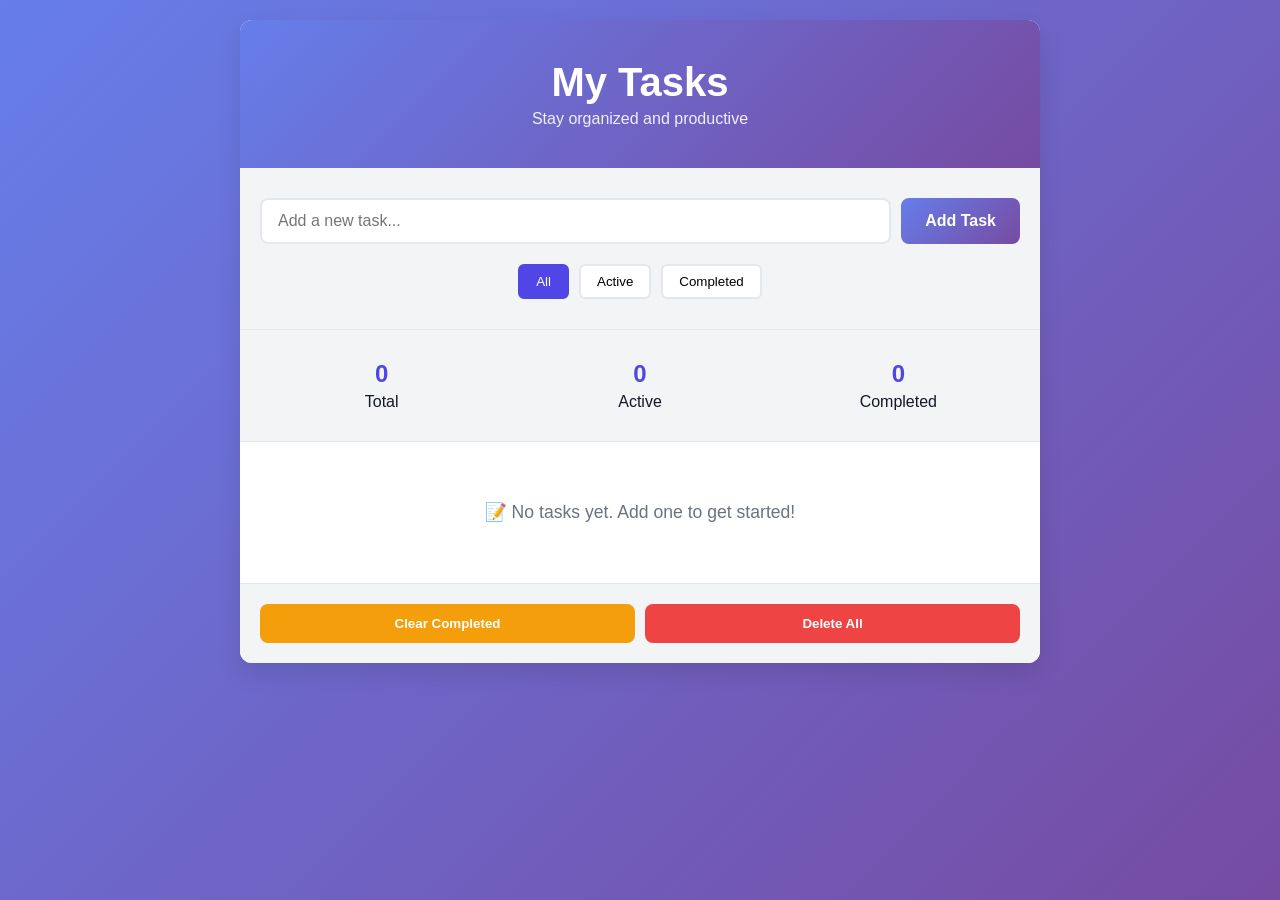
<file: index.html>
<!DOCTYPE html>
<html lang="en">
<head>
    <meta charset="UTF-8">
    <meta name="viewport" content="width=device-width, initial-scale=1.0">
    <title>Todo List Application</title>
    <link rel="stylesheet" href="styles.css">
</head>
<body>
    <div class="container">
        <div class="todo-wrapper">
            <header class="header">
                <h1>My Tasks</h1>
                <p class="subtitle">Stay organized and productive</p>
            </header>

            <div class="input-section">
                <div class="input-group">
                    <input 
                        type="text" 
                        id="todoInput" 
                        class="todo-input" 
                        placeholder="Add a new task..."
                        autocomplete="off"
                    >
                    <button id="addBtn" class="add-btn">Add Task</button>
                </div>
                <div class="filters">
                    <button class="filter-btn active" data-filter="all">All</button>
                    <button class="filter-btn" data-filter="active">Active</button>
                    <button class="filter-btn" data-filter="completed">Completed</button>
                </div>
            </div>

            <div class="stats">
                <span class="stat-item">
                    <strong id="totalTasks">0</strong> Total
                </span>
                <span class="stat-item">
                    <strong id="activeTasks">0</strong> Active
                </span>
                <span class="stat-item">
                    <strong id="completedTasks">0</strong> Completed
                </span>
            </div>

            <div id="todoList" class="todo-list"></div>

            <div class="empty-state" id="emptyState">
                <p>📝 No tasks yet. Add one to get started!</p>
            </div>

            <div class="actions">
                <button id="clearCompleted" class="btn-clear">Clear Completed</button>
                <button id="clearAll" class="btn-danger">Delete All</button>
            </div>
        </div>
    </div>

    <script src="script.js"></script>
</body>
</html>
</file>
<file: styles.css>
* {
    margin: 0;
    padding: 0;
    box-sizing: border-box;
}

:root {
    --primary-color: #4f46e5;
    --secondary-color: #10b981;
    --danger-color: #ef4444;
    --warning-color: #f59e0b;
    --light-bg: #f3f4f6;
    --dark-bg: #1f2937;
    --text-dark: #111827;
    --text-light: #6b7280;
    --border-color: #e5e7eb;
    --shadow: 0 4px 6px rgba(0, 0, 0, 0.1);
    --shadow-lg: 0 10px 25px rgba(0, 0, 0, 0.1);
}

body {
    font-family: 'Segoe UI', Tahoma, Geneva, Verdana, sans-serif;
    background: linear-gradient(135deg, #667eea 0%, #764ba2 100%);
    min-height: 100vh;
    padding: 20px;
    color: var(--text-dark);
}

.container {
    max-width: 800px;
    margin: 0 auto;
}

.todo-wrapper {
    background: white;
    border-radius: 12px;
    box-shadow: var(--shadow-lg);
    overflow: hidden;
}

.header {
    background: linear-gradient(135deg, #667eea 0%, #764ba2 100%);
    color: white;
    padding: 40px 20px;
    text-align: center;
}

.header h1 {
    font-size: 2.5rem;
    margin-bottom: 5px;
    font-weight: 700;
}

.header .subtitle {
    font-size: 1rem;
    opacity: 0.9;
}

.input-section {
    padding: 30px 20px;
    background: var(--light-bg);
    border-bottom: 1px solid var(--border-color);
}

.input-group {
    display: flex;
    gap: 10px;
    margin-bottom: 20px;
}

.todo-input {
    flex: 1;
    padding: 12px 16px;
    border: 2px solid var(--border-color);
    border-radius: 8px;
    font-size: 1rem;
    transition: all 0.3s ease;
}

.todo-input:focus {
    outline: none;
    border-color: var(--primary-color);
    box-shadow: 0 0 0 3px rgba(79, 70, 229, 0.1);
}

.add-btn {
    padding: 12px 24px;
    background: linear-gradient(135deg, #667eea 0%, #764ba2 100%);
    color: white;
    border: none;
    border-radius: 8px;
    font-size: 1rem;
    font-weight: 600;
    cursor: pointer;
    transition: all 0.3s ease;
}

.add-btn:hover {
    transform: translateY(-2px);
    box-shadow: var(--shadow);
}

.add-btn:active {
    transform: translateY(0);
}

.filters {
    display: flex;
    gap: 10px;
    justify-content: center;
}

.filter-btn {
    padding: 8px 16px;
    background: white;
    border: 2px solid var(--border-color);
    border-radius: 6px;
    cursor: pointer;
    font-weight: 500;
    transition: all 0.3s ease;
}

.filter-btn:hover {
    border-color: var(--primary-color);
    color: var(--primary-color);
}

.filter-btn.active {
    background: var(--primary-color);
    color: white;
    border-color: var(--primary-color);
}

.stats {
    display: grid;
    grid-template-columns: repeat(3, 1fr);
    gap: 15px;
    padding: 20px;
    background: var(--light-bg);
    border-bottom: 1px solid var(--border-color);
}

.stat-item {
    text-align: center;
    padding: 10px;
}

.stat-item strong {
    display: block;
    font-size: 1.5rem;
    color: var(--primary-color);
    margin-bottom: 5px;
}

.todo-list {
    max-height: 500px;
    overflow-y: auto;
}

.todo-item {
    display: flex;
    align-items: center;
    padding: 16px 20px;
    border-bottom: 1px solid var(--border-color);
    transition: all 0.3s ease;
    animation: slideIn 0.3s ease;
}

@keyframes slideIn {
    from {
        opacity: 0;
        transform: translateY(-10px);
    }
    to {
        opacity: 1;
        transform: translateY(0);
    }
}

.todo-item:hover {
    background: var(--light-bg);
}

.todo-item.completed .todo-text {
    text-decoration: line-through;
    color: var(--text-light);
}

.checkbox {
    width: 24px;
    height: 24px;
    margin-right: 15px;
    cursor: pointer;
    accent-color: var(--secondary-color);
}

.todo-text {
    flex: 1;
    font-size: 1rem;
    word-break: break-word;
}

.todo-actions {
    display: flex;
    gap: 10px;
    margin-left: auto;
}

.btn-edit {
    padding: 6px 12px;
    background: var(--primary-color);
    color: white;
    border: none;
    border-radius: 4px;
    cursor: pointer;
    font-size: 0.85rem;
    transition: all 0.3s ease;
}

.btn-edit:hover {
    background: #4338ca;
}

.btn-delete {
    padding: 6px 12px;
    background: var(--danger-color);
    color: white;
    border: none;
    border-radius: 4px;
    cursor: pointer;
    font-size: 0.85rem;
    transition: all 0.3s ease;
}

.btn-delete:hover {
    background: #dc2626;
}

.empty-state {
    padding: 60px 20px;
    text-align: center;
    color: var(--text-light);
    font-size: 1.1rem;
}

.empty-state p {
    display: none;
}

.empty-state.show p {
    display: block;
}

.actions {
    display: flex;
    gap: 10px;
    padding: 20px;
    background: var(--light-bg);
    border-top: 1px solid var(--border-color);
}

.btn-clear, .btn-danger {
    flex: 1;
    padding: 12px;
    border: none;
    border-radius: 8px;
    cursor: pointer;
    font-weight: 600;
    transition: all 0.3s ease;
}

.btn-clear {
    background: var(--warning-color);
    color: white;
}

.btn-clear:hover {
    background: #d97706;
    transform: translateY(-2px);
}

.btn-danger {
    background: var(--danger-color);
    color: white;
}

.btn-danger:hover {
    background: #dc2626;
    transform: translateY(-2px);
}

/* Scrollbar styling */
.todo-list::-webkit-scrollbar {
    width: 8px;
}

.todo-list::-webkit-scrollbar-track {
    background: var(--light-bg);
}

.todo-list::-webkit-scrollbar-thumb {
    background: var(--border-color);
    border-radius: 4px;
}

.todo-list::-webkit-scrollbar-thumb:hover {
    background: var(--text-light);
}

/* Responsive Design */
@media (max-width: 600px) {
    .header h1 {
        font-size: 2rem;
    }

    .header {
        padding: 30px 20px;
    }

    .input-group {
        flex-direction: column;
    }

    .add-btn {
        width: 100%;
    }

    .filters {
        flex-wrap: wrap;
    }

    .filter-btn {
        flex: 1;
        min-width: 80px;
    }

    .stats {
        grid-template-columns: repeat(3, 1fr);
        gap: 10px;
        padding: 15px;
    }

    .stat-item {
        padding: 8px;
    }

    .stat-item strong {
        font-size: 1.2rem;
    }

    .todo-item {
        padding: 12px 15px;
    }

    .checkbox {
        width: 20px;
        height: 20px;
        margin-right: 12px;
    }

    .todo-text {
        font-size: 0.95rem;
    }

    .btn-edit, .btn-delete {
        padding: 4px 8px;
        font-size: 0.75rem;
    }

    .actions {
        flex-direction: column;
    }

    .btn-clear, .btn-danger {
        width: 100%;
    }
}
</file>
